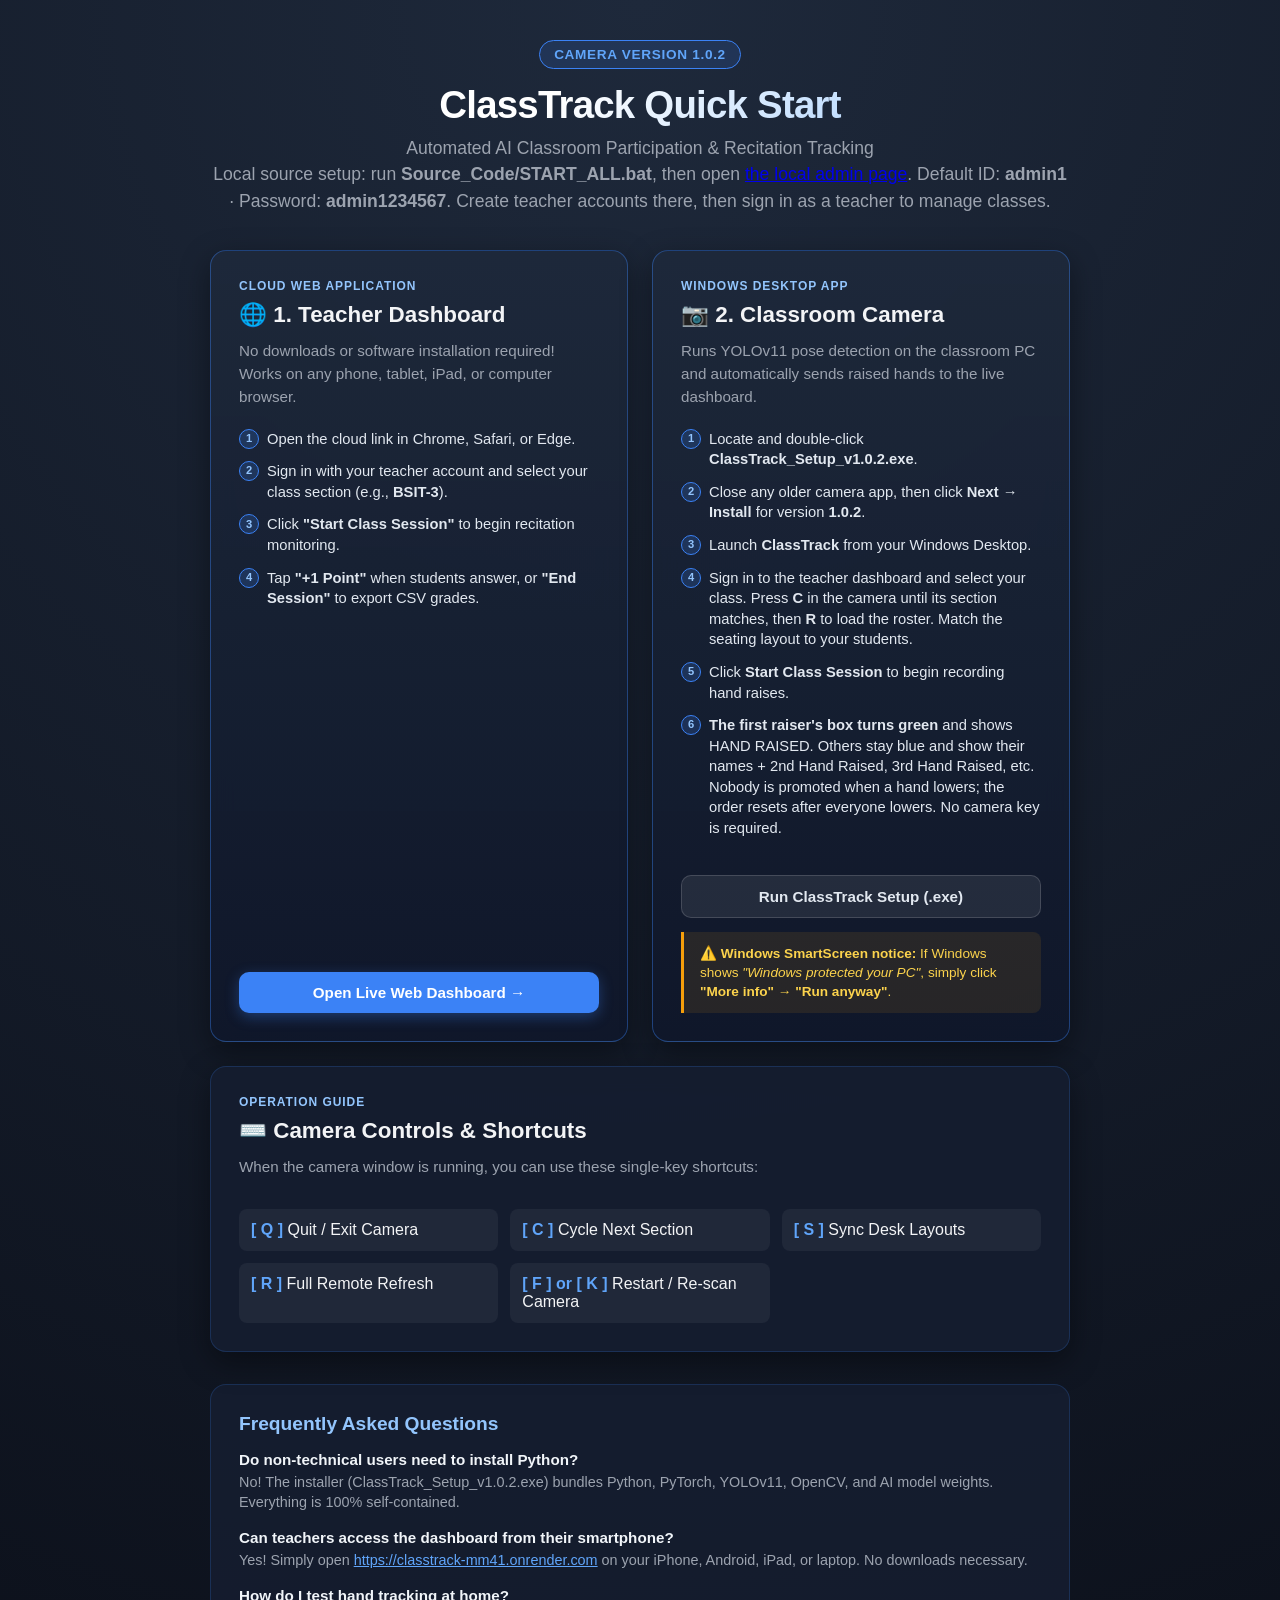
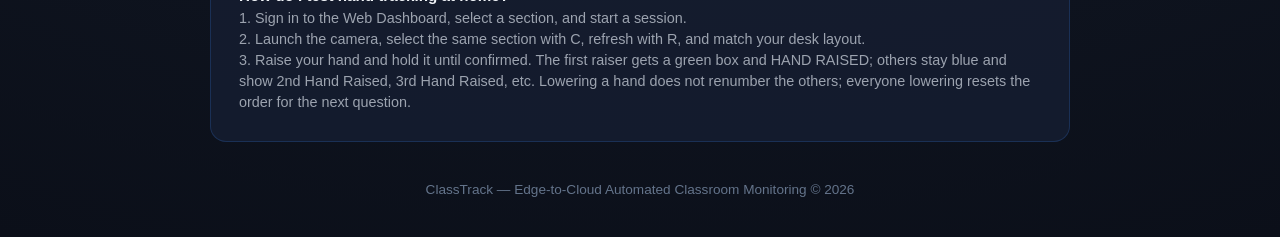
<file: START_HERE.html>
<!DOCTYPE html>
<html lang="en">
<head>
  <meta charset="UTF-8">
  <meta name="viewport" content="width=device-width, initial-scale=1.0">
  <title>ClassTrack — Quick Start Guide</title>
  <style>
    :root {
      --bg: #0b0f19;
      --card-bg: rgba(22, 30, 49, 0.85);
      --card-border: rgba(59, 130, 246, 0.2);
      --accent: #3b82f6;
      --accent-hover: #2563eb;
      --accent-glow: rgba(59, 130, 246, 0.35);
      --text: #f3f4f6;
      --text-muted: #9ca3af;
      --success: #10b981;
      --warning: #f59e0b;
    }
    * {
      box-sizing: border-box;
      margin: 0;
      padding: 0;
      font-family: -apple-system, BlinkMacSystemFont, "Segoe UI", Roboto, Helvetica, Arial, sans-serif;
    }
    body {
      background: radial-gradient(circle at top, #1e293b, var(--bg));
      color: var(--text);
      min-height: 100vh;
      display: flex;
      flex-direction: column;
      align-items: center;
      padding: 40px 20px;
    }
    .container {
      max-width: 860px;
      width: 100%;
    }
    header {
      text-align: center;
      margin-bottom: 36px;
    }
    .badge {
      display: inline-block;
      padding: 6px 14px;
      background: rgba(59, 130, 246, 0.15);
      border: 1px solid var(--accent);
      border-radius: 9999px;
      color: #60a5fa;
      font-size: 0.85rem;
      font-weight: 600;
      text-transform: uppercase;
      letter-spacing: 0.05em;
      margin-bottom: 14px;
    }
    h1 {
      font-size: 2.4rem;
      font-weight: 800;
      letter-spacing: -0.02em;
      margin-bottom: 8px;
      background: linear-gradient(135deg, #ffffff 40%, #93c5fd);
      -webkit-background-clip: text;
      -webkit-text-fill-color: transparent;
    }
    .subtitle {
      color: var(--text-muted);
      font-size: 1.1rem;
      line-height: 1.5;
    }
    .grid {
      display: grid;
      grid-template-columns: 1fr;
      gap: 24px;
      margin-bottom: 32px;
    }
    @media (min-width: 768px) {
      .grid {
        grid-template-columns: 1fr 1fr;
      }
      .grid .full-width {
        grid-column: span 2;
      }
    }
    .card {
      background: var(--card-bg);
      border: 1px solid var(--card-border);
      border-radius: 16px;
      padding: 28px;
      backdrop-filter: blur(12px);
      box-shadow: 0 10px 30px rgba(0, 0, 0, 0.4);
      display: flex;
      flex-direction: column;
      position: relative;
      overflow: hidden;
    }
    .card.primary {
      border-color: rgba(59, 130, 246, 0.4);
      background: linear-gradient(180deg, rgba(30, 41, 59, 0.9) 0%, rgba(15, 23, 42, 0.95) 100%);
    }
    .card-tag {
      font-size: 0.75rem;
      font-weight: 700;
      text-transform: uppercase;
      letter-spacing: 0.08em;
      color: #93c5fd;
      margin-bottom: 8px;
    }
    .card h2 {
      font-size: 1.4rem;
      font-weight: 700;
      margin-bottom: 12px;
      display: flex;
      align-items: center;
      gap: 8px;
    }
    .card p {
      color: var(--text-muted);
      font-size: 0.95rem;
      line-height: 1.5;
      margin-bottom: 20px;
    }
    .steps {
      list-style: none;
      margin-bottom: 24px;
      flex-grow: 1;
    }
    .steps li {
      position: relative;
      padding-left: 28px;
      margin-bottom: 12px;
      font-size: 0.92rem;
      line-height: 1.4;
      color: #e2e8f0;
    }
    .steps li::before {
      content: attr(data-step);
      position: absolute;
      left: 0;
      top: 0;
      width: 18px;
      height: 18px;
      background: rgba(59, 130, 246, 0.2);
      border: 1px solid var(--accent);
      border-radius: 50%;
      display: flex;
      align-items: center;
      justify-content: center;
      font-size: 0.7rem;
      font-weight: 700;
      color: #93c5fd;
    }
    .btn {
      display: inline-flex;
      align-items: center;
      justify-content: center;
      gap: 8px;
      padding: 12px 20px;
      border-radius: 10px;
      font-weight: 600;
      font-size: 0.95rem;
      text-decoration: none;
      cursor: pointer;
      transition: all 0.2s ease;
      width: 100%;
      text-align: center;
    }
    .btn-primary {
      background: var(--accent);
      color: white;
      box-shadow: 0 4px 14px var(--accent-glow);
    }
    .btn-primary:hover {
      background: var(--accent-hover);
      transform: translateY(-1px);
    }
    .btn-secondary {
      background: rgba(255, 255, 255, 0.08);
      color: #e2e8f0;
      border: 1px solid rgba(255, 255, 255, 0.15);
    }
    .btn-secondary:hover {
      background: rgba(255, 255, 255, 0.14);
      transform: translateY(-1px);
    }
    .note-box {
      background: rgba(245, 158, 11, 0.1);
      border-left: 3px solid var(--warning);
      padding: 12px 16px;
      border-radius: 0 8px 8px 0;
      margin-top: 14px;
      font-size: 0.85rem;
      color: #fcd34d;
      line-height: 1.4;
    }
    .faq-section {
      background: var(--card-bg);
      border: 1px solid var(--card-border);
      border-radius: 16px;
      padding: 28px;
      margin-top: 10px;
    }
    .faq-section h3 {
      font-size: 1.2rem;
      margin-bottom: 16px;
      color: #93c5fd;
    }
    .faq-item {
      margin-bottom: 16px;
    }
    .faq-item:last-child {
      margin-bottom: 0;
    }
    .faq-q {
      font-weight: 600;
      color: #f1f5f9;
      font-size: 0.95rem;
      margin-bottom: 4px;
    }
    .faq-a {
      color: var(--text-muted);
      font-size: 0.9rem;
      line-height: 1.45;
    }
    footer {
      margin-top: 40px;
      text-align: center;
      color: #64748b;
      font-size: 0.85rem;
    }
  </style>
</head>
<body>
  <div class="container">
    <header>
      <div class="badge">Camera Version 1.0.2</div>
      <h1>ClassTrack Quick Start</h1>
      <p class="subtitle">Automated AI Classroom Participation &amp; Recitation Tracking</p>
      <p class="subtitle">Local source setup: run <strong>Source_Code/START_ALL.bat</strong>, then open <a href="http://127.0.0.1:8000/admin">the local admin page</a>. Default ID: <strong>admin1</strong> &middot; Password: <strong>admin1234567</strong>. Create teacher accounts there, then sign in as a teacher to manage classes.</p>
    </header>

    <div class="grid">
      <!-- Card 1: Web Dashboard -->
      <div class="card primary">
        <div class="card-tag">Cloud Web Application</div>
        <h2>🌐 1. Teacher Dashboard</h2>
        <p>No downloads or software installation required! Works on any phone, tablet, iPad, or computer browser.</p>
        
        <ul class="steps">
          <li data-step="1">Open the cloud link in Chrome, Safari, or Edge.</li>
          <li data-step="2">Sign in with your teacher account and select your class section (e.g., <strong>BSIT-3</strong>).</li>
          <li data-step="3">Click <strong>"Start Class Session"</strong> to begin recitation monitoring.</li>
          <li data-step="4">Tap <strong>"+1 Point"</strong> when students answer, or <strong>"End Session"</strong> to export CSV grades.</li>
        </ul>

        <a href="https://classtrack-mm41.onrender.com" target="_blank" class="btn btn-primary">
          Open Live Web Dashboard &rarr;
        </a>
      </div>

      <!-- Card 2: Desktop Camera App -->
      <div class="card primary">
        <div class="card-tag">Windows Desktop App</div>
        <h2>📷 2. Classroom Camera</h2>
        <p>Runs YOLOv11 pose detection on the classroom PC and automatically sends raised hands to the live dashboard.</p>
        
        <ul class="steps">
          <li data-step="1">Locate and double-click <strong>ClassTrack_Setup_v1.0.2.exe</strong>.</li>
          <li data-step="2">Close any older camera app, then click <strong>Next &rarr; Install</strong> for version <strong>1.0.2</strong>.</li>
          <li data-step="3">Launch <strong>ClassTrack</strong> from your Windows Desktop.</li>
          <li data-step="4">Sign in to the teacher dashboard and select your class. Press <strong>C</strong> in the camera until its section matches, then <strong>R</strong> to load the roster. Match the seating layout to your students.</li>
          <li data-step="5">Click <strong>Start Class Session</strong> to begin recording hand raises.</li>
          <li data-step="6"><strong>The first raiser's box turns green</strong> and shows HAND RAISED. Others stay blue and show their names + 2nd Hand Raised, 3rd Hand Raised, etc. Nobody is promoted when a hand lowers; the order resets after everyone lowers. No camera key is required.</li>
        </ul>

        <a href="dist/installer/ClassTrack_Setup_v1.0.2.exe" class="btn btn-secondary">
          Run ClassTrack Setup (.exe)
        </a>

        <div class="note-box">
          ⚠️ <strong>Windows SmartScreen notice:</strong> If Windows shows <em>"Windows protected your PC"</em>, simply click <strong>"More info"</strong> &rarr; <strong>"Run anyway"</strong>.
        </div>
      </div>

      <!-- Full Width: Controls & Info -->
      <div class="card full-width">
        <div class="card-tag">Operation Guide</div>
        <h2>⌨️ Camera Controls &amp; Shortcuts</h2>
        <p>When the camera window is running, you can use these single-key shortcuts:</p>
        
        <div style="display: grid; grid-template-columns: repeat(auto-fit, minmax(200px, 1fr)); gap: 12px; margin-top: 10px;">
          <div style="background: rgba(255,255,255,0.05); padding: 12px; border-radius: 8px;">
            <strong style="color: #60a5fa;">[ Q ]</strong> Quit / Exit Camera
          </div>
          <div style="background: rgba(255,255,255,0.05); padding: 12px; border-radius: 8px;">
            <strong style="color: #60a5fa;">[ C ]</strong> Cycle Next Section
          </div>
          <div style="background: rgba(255,255,255,0.05); padding: 12px; border-radius: 8px;">
            <strong style="color: #60a5fa;">[ S ]</strong> Sync Desk Layouts
          </div>
          <div style="background: rgba(255,255,255,0.05); padding: 12px; border-radius: 8px;">
            <strong style="color: #60a5fa;">[ R ]</strong> Full Remote Refresh
          </div>
          <div style="background: rgba(255,255,255,0.05); padding: 12px; border-radius: 8px;">
            <strong style="color: #60a5fa;">[ F ] or [ K ]</strong> Restart / Re-scan Camera
          </div>
        </div>
      </div>
    </div>

    <!-- FAQ Section -->
    <div class="faq-section">
      <h3>Frequently Asked Questions</h3>
      
      <div class="faq-item">
        <div class="faq-q">Do non-technical users need to install Python?</div>
        <div class="faq-a">No! The installer (<code>ClassTrack_Setup_v1.0.2.exe</code>) bundles Python, PyTorch, YOLOv11, OpenCV, and AI model weights. Everything is 100% self-contained.</div>
      </div>

      <div class="faq-item">
        <div class="faq-q">Can teachers access the dashboard from their smartphone?</div>
        <div class="faq-a">Yes! Simply open <a href="https://classtrack-mm41.onrender.com" target="_blank" style="color: #60a5fa;">https://classtrack-mm41.onrender.com</a> on your iPhone, Android, iPad, or laptop. No downloads necessary.</div>
      </div>

      <div class="faq-item">
        <div class="faq-q">How do I test hand tracking at home?</div>
        <div class="faq-a">1. Sign in to the Web Dashboard, select a section, and start a session.<br>2. Launch the camera, select the same section with C, refresh with R, and match your desk layout.<br>3. Raise your hand and hold it until confirmed. The first raiser gets a green box and HAND RAISED; others stay blue and show 2nd Hand Raised, 3rd Hand Raised, etc. Lowering a hand does not renumber the others; everyone lowering resets the order for the next question.</div>
      </div>
    </div>

    <footer>
      ClassTrack — Edge-to-Cloud Automated Classroom Monitoring &copy; 2026
    </footer>
  </div>
</body>
</html>
</file>
